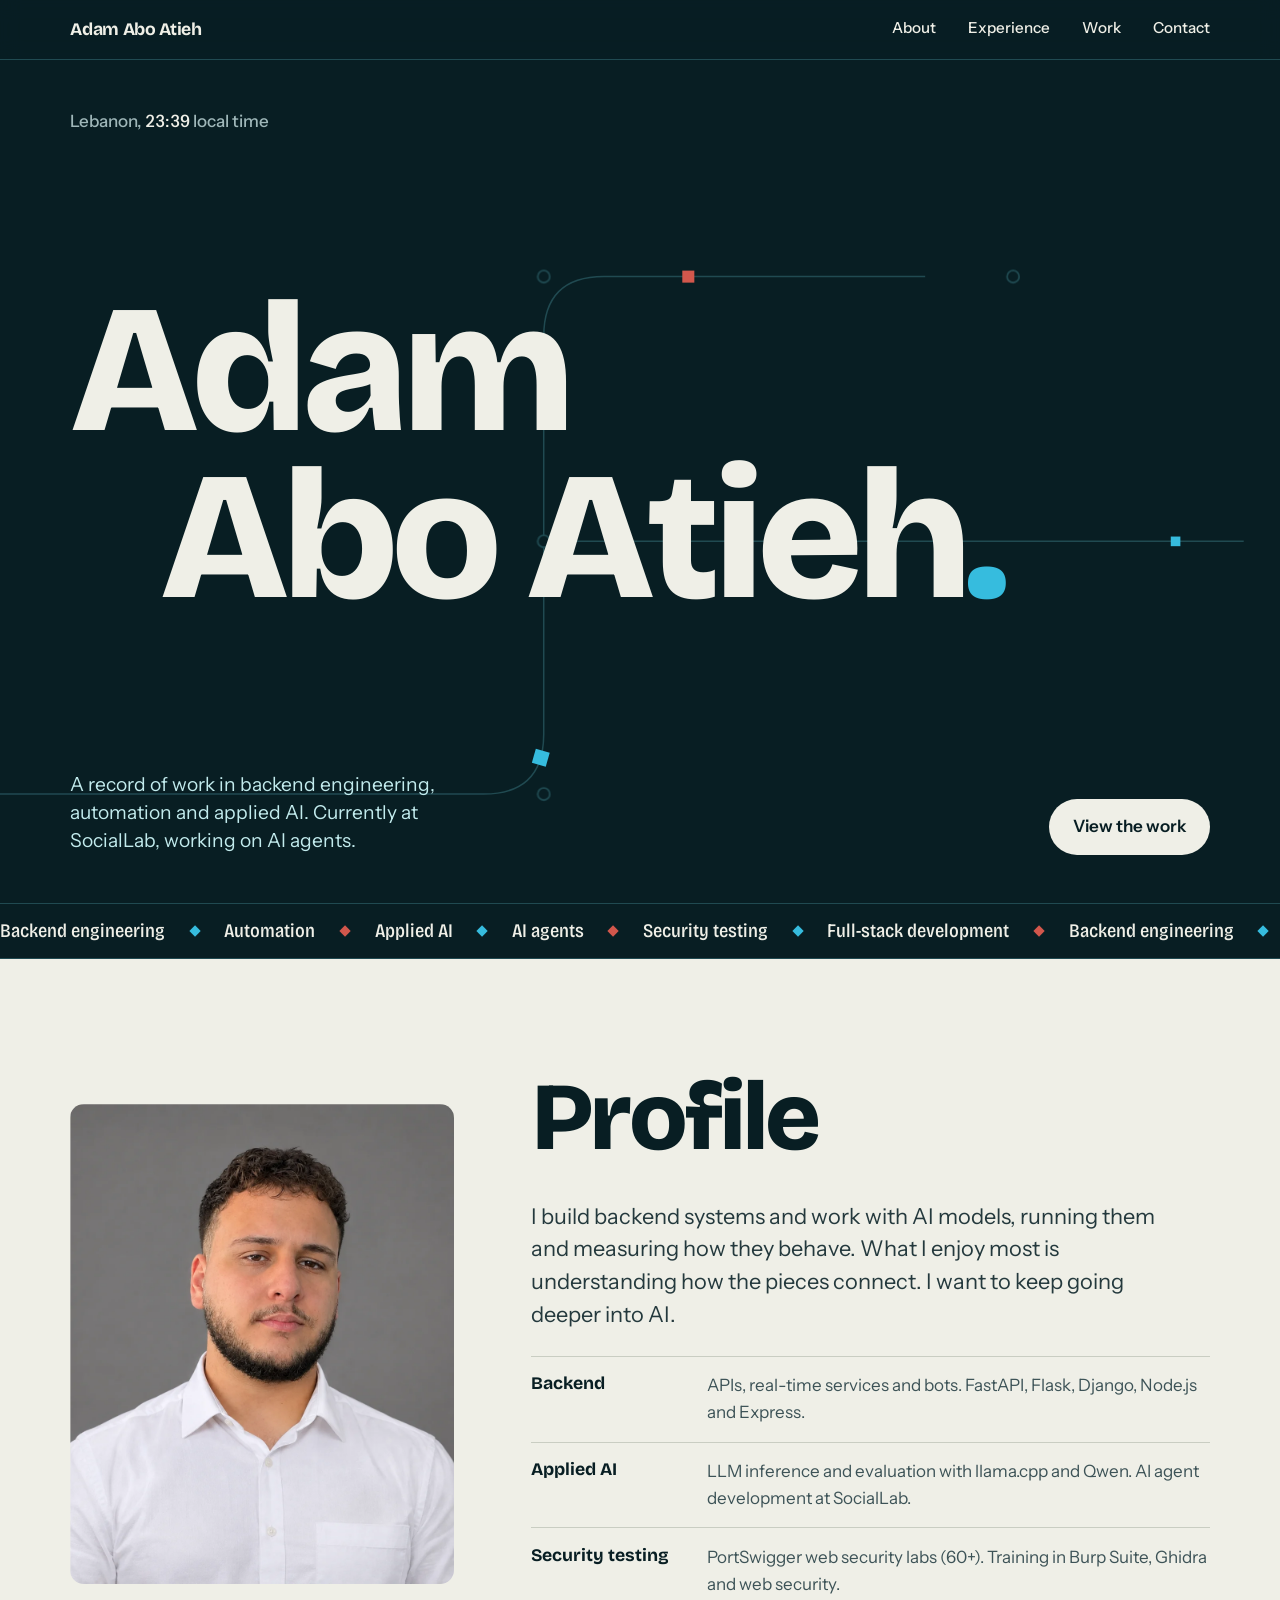
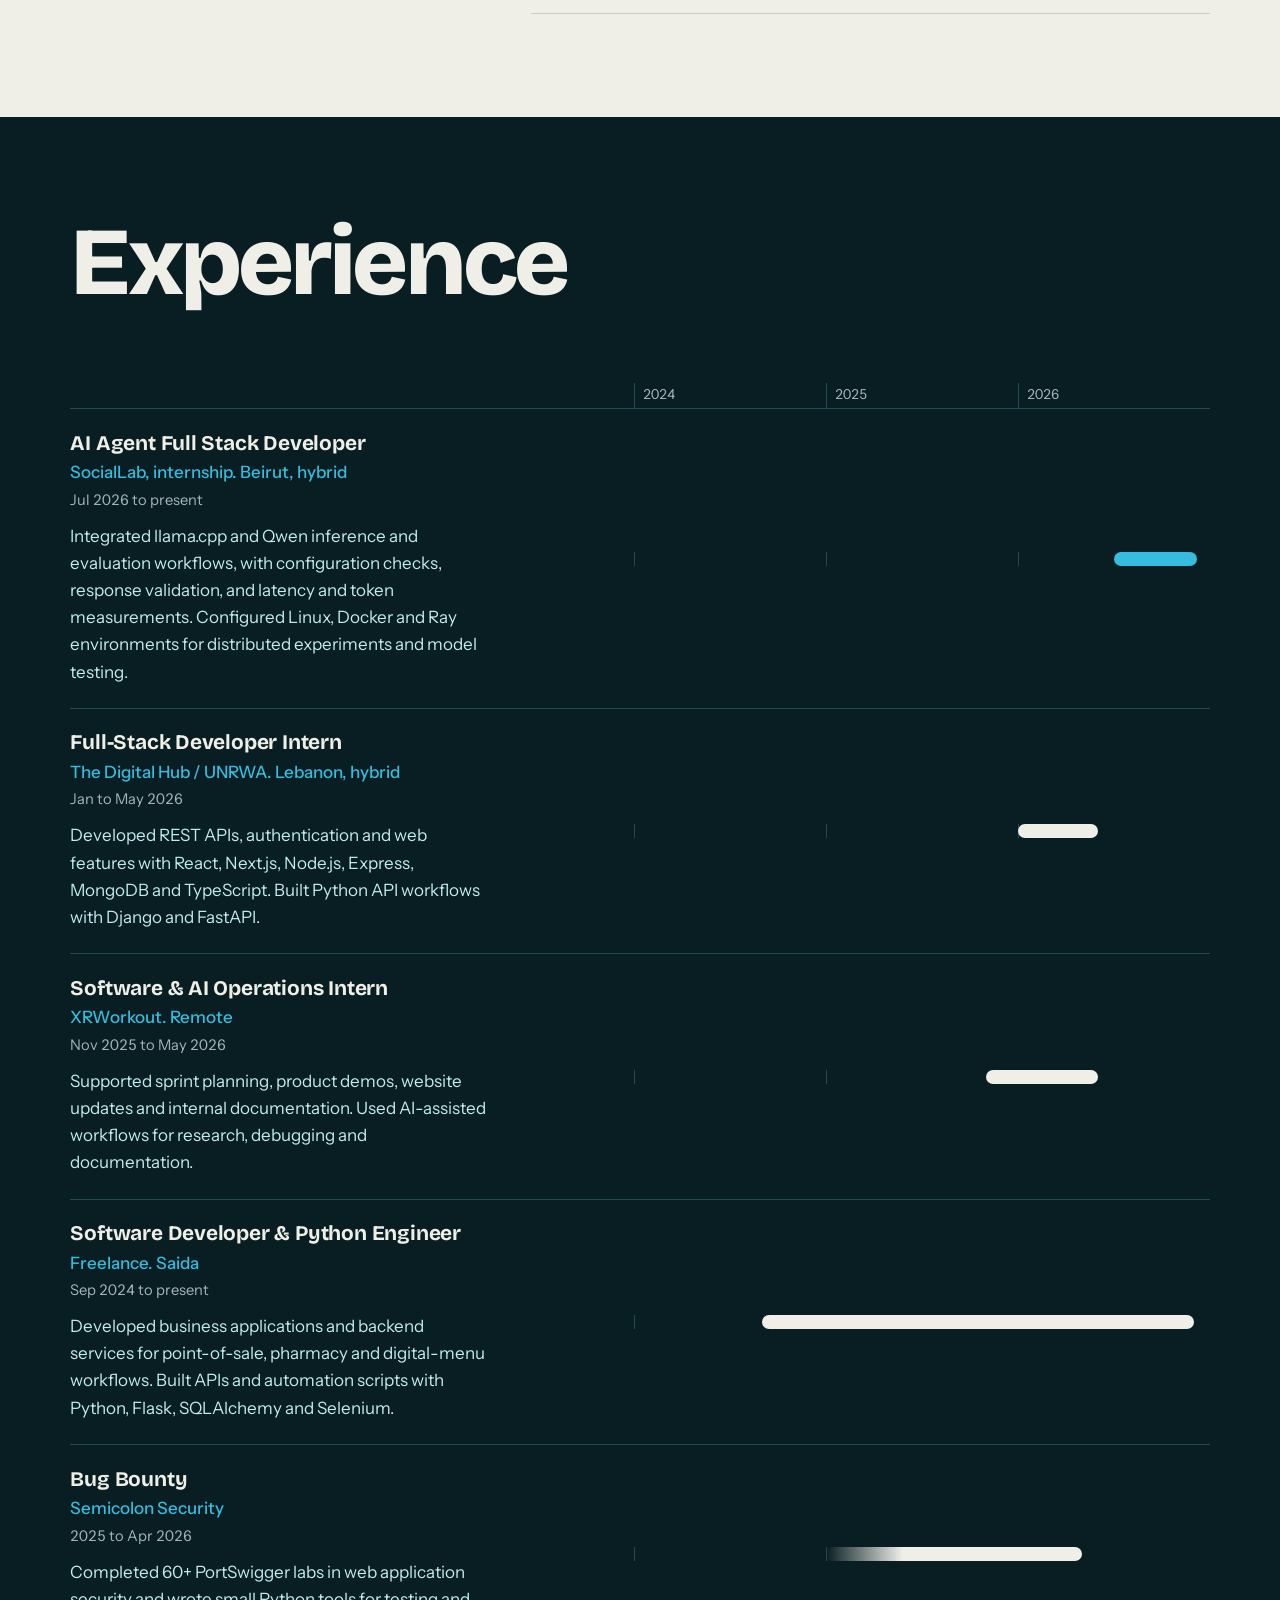
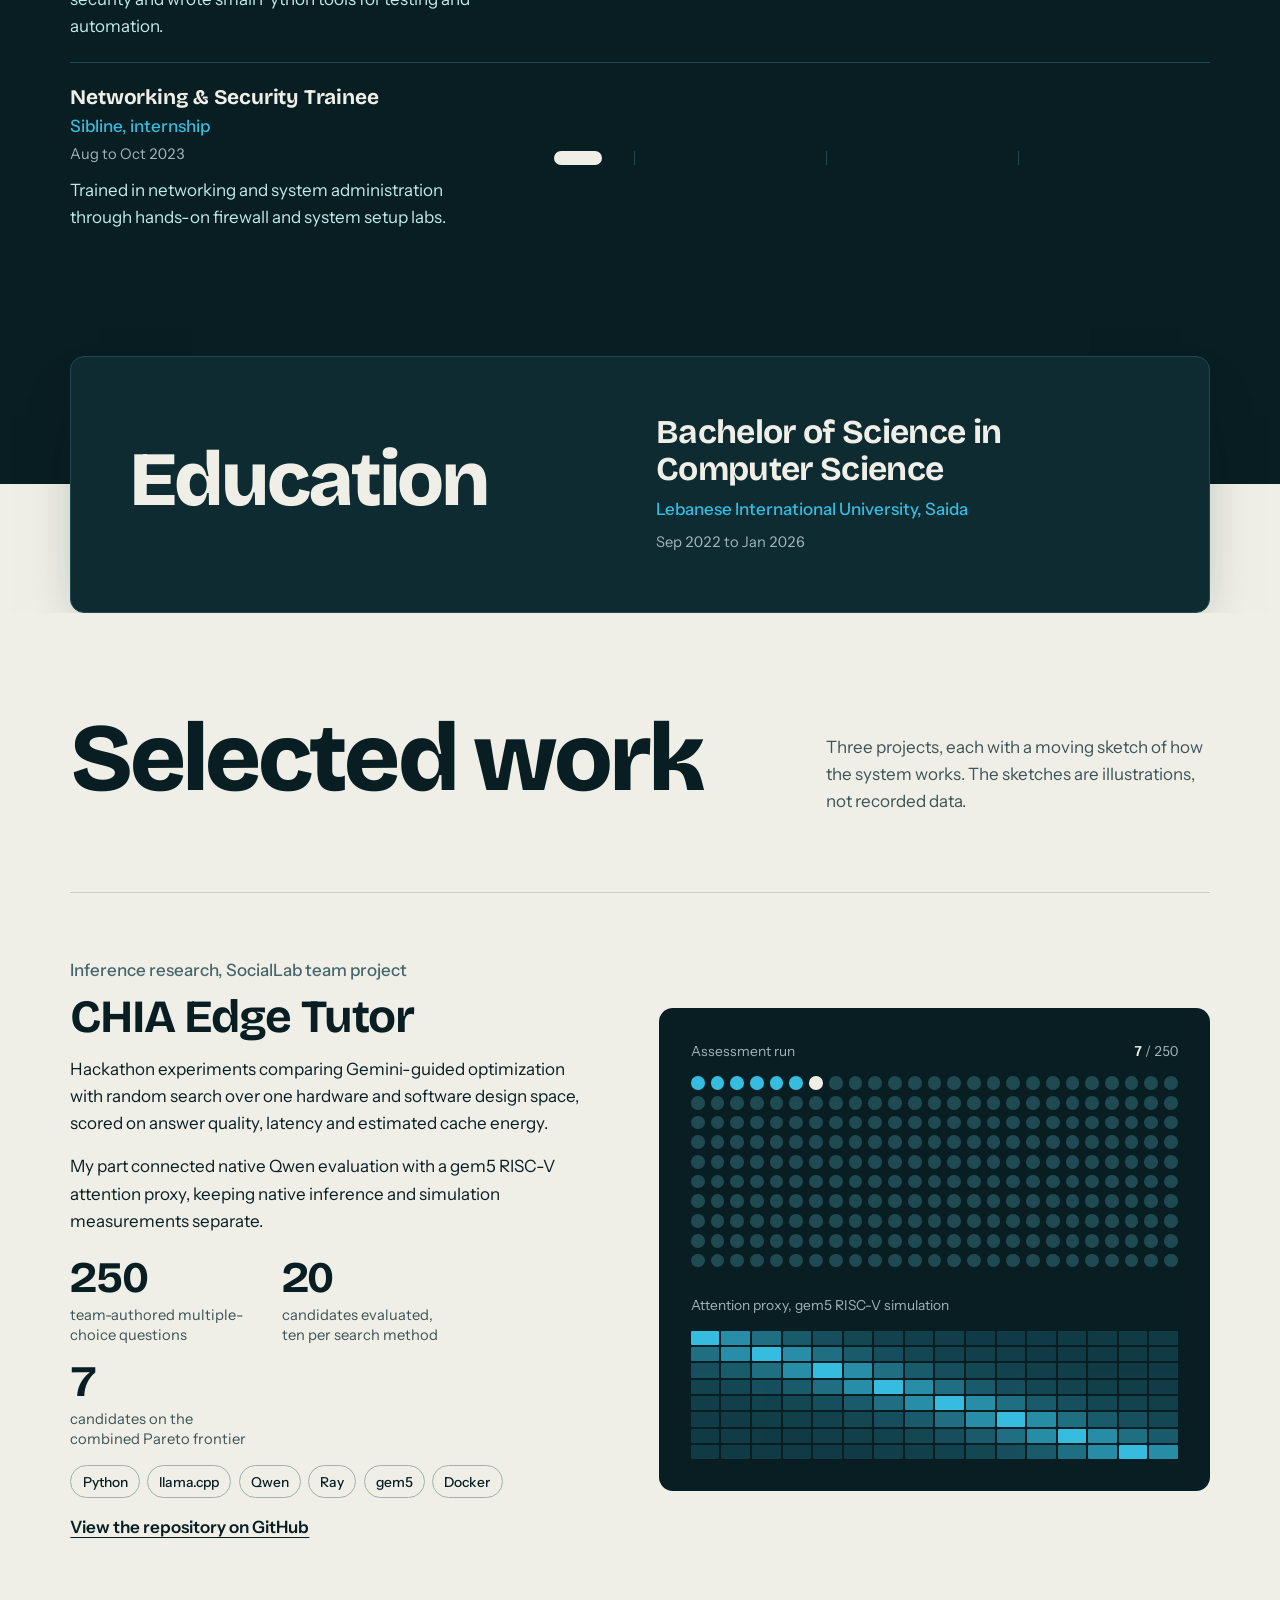
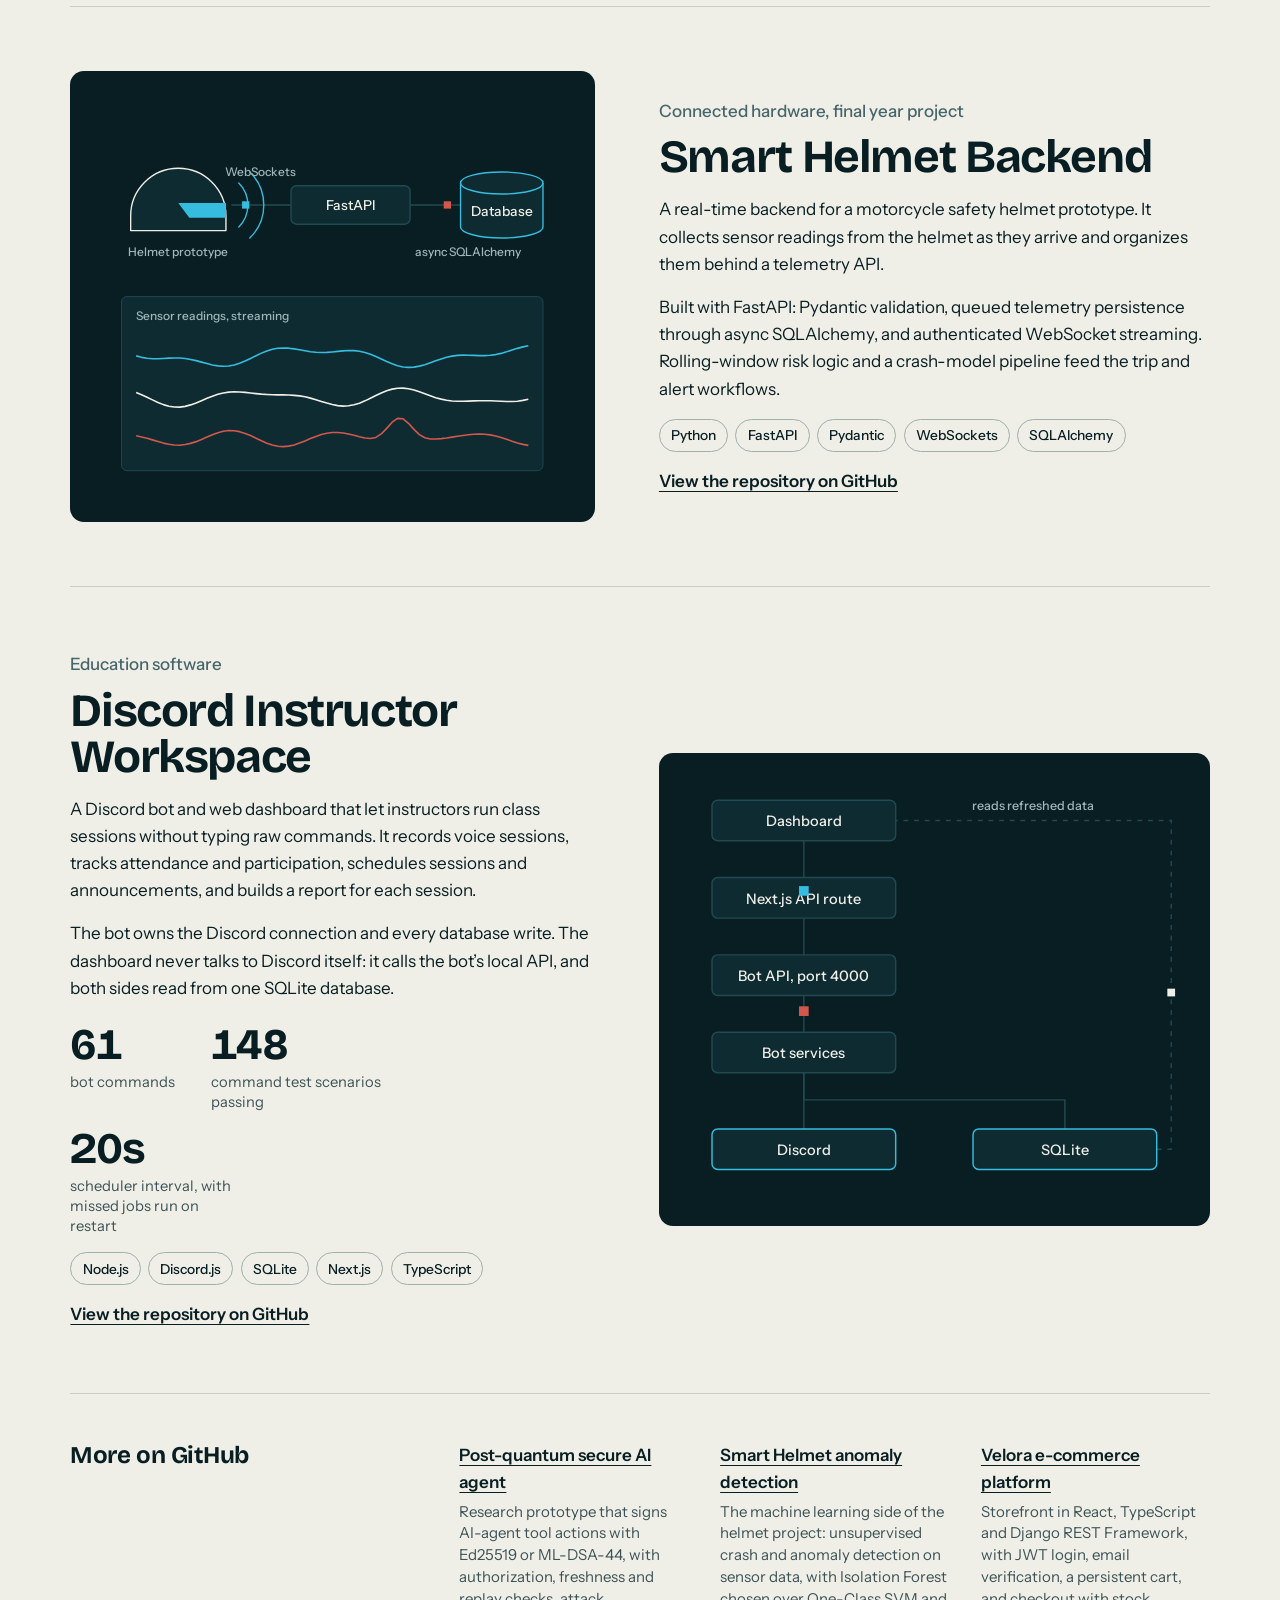
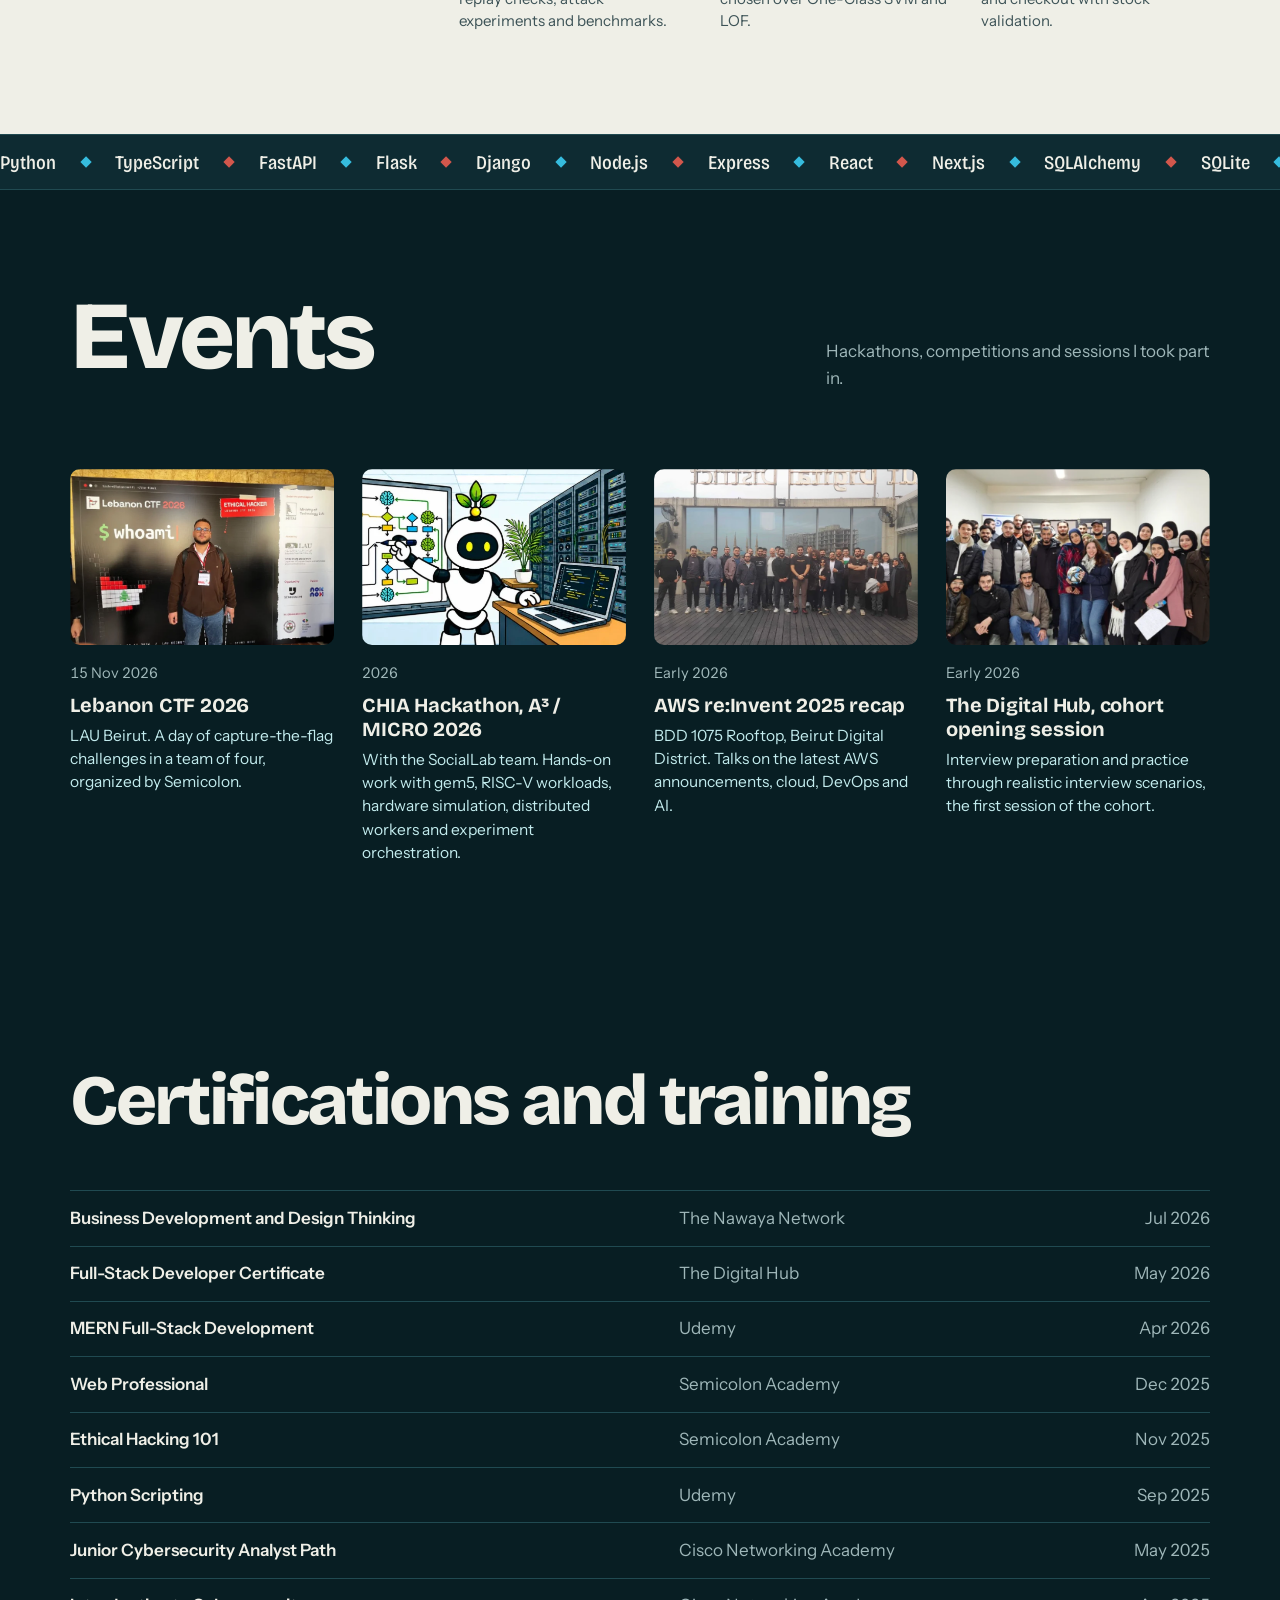
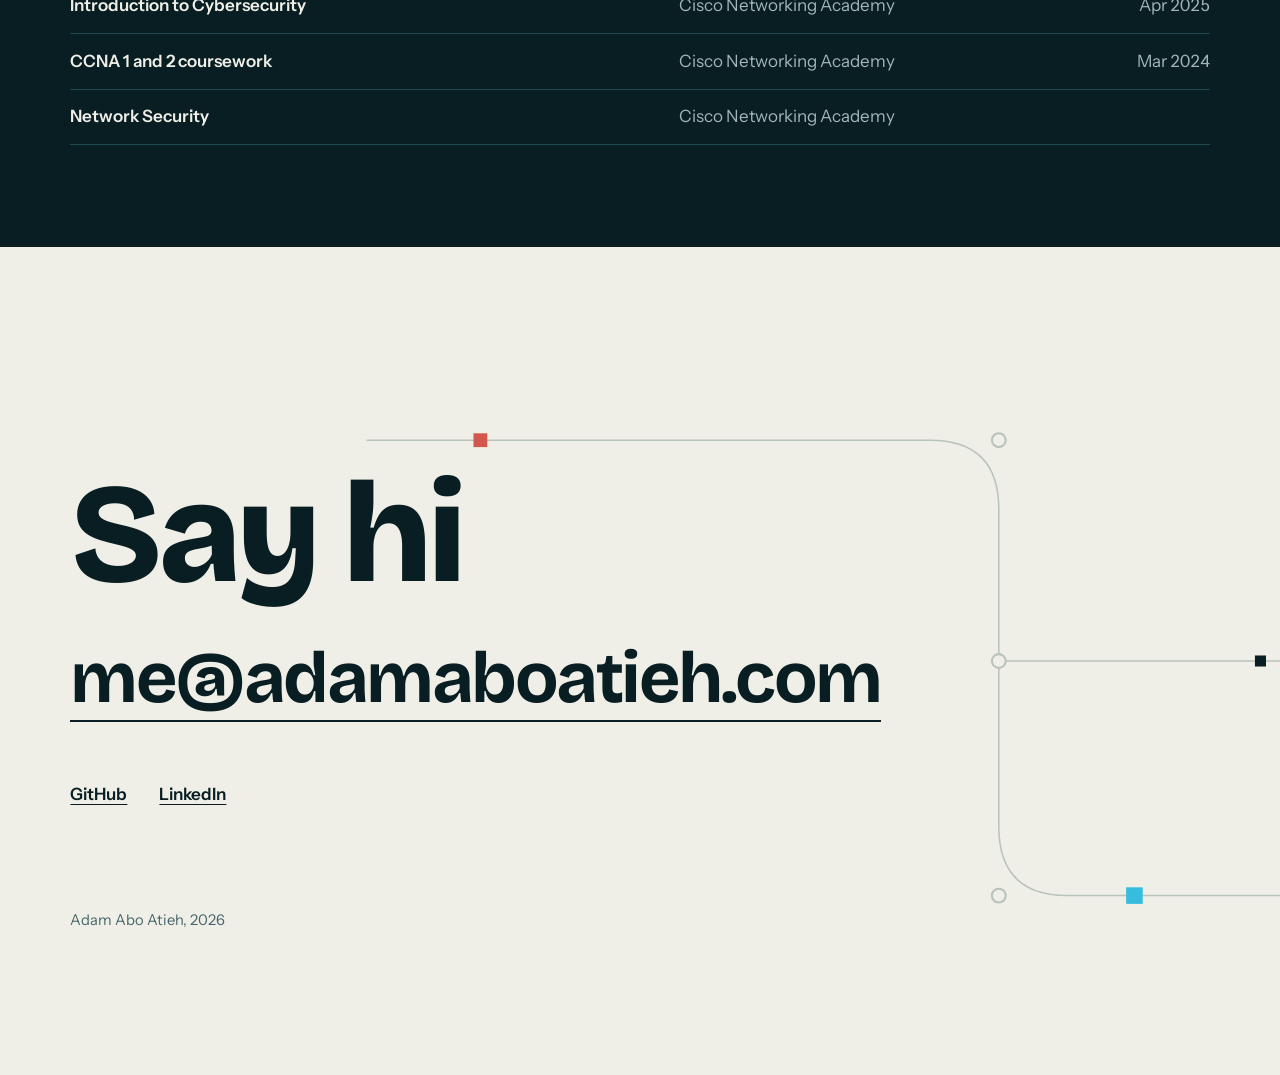
<file: index.html>
<!doctype html>
<html lang="en">
<head>
<meta charset="utf-8">
<meta name="viewport" content="width=device-width,initial-scale=1">
<title>Adam Abo Atieh | Backend engineering and applied AI</title>
<meta name="description" content="Portfolio of Adam Abo Atieh, based in Lebanon: backend systems, automation and applied AI. Projects include CHIA Edge Tutor, a Smart Helmet backend and a Discord instructor workspace.">
<meta name="author" content="Adam Abo Atieh">
<meta name="robots" content="index,follow,max-image-preview:large">
<link rel="canonical" href="https://adamaboatieh.com/">
<meta http-equiv="Content-Security-Policy" content="default-src 'none'; script-src 'self' 'sha256-Du+OJKJSbdUgz5nrHeWWINvez6XKDDU/tyj/5c2uvwo='; style-src 'self' 'unsafe-inline'; img-src 'self' data:; font-src 'self'; connect-src 'self'; manifest-src 'self'; base-uri 'self'; form-action 'none'">
<meta name="referrer" content="strict-origin-when-cross-origin">
<meta name="theme-color" content="#081E23">

<meta property="og:type" content="website">
<meta property="og:site_name" content="Adam Abo Atieh">
<meta property="og:title" content="Adam Abo Atieh | Backend engineering and applied AI">
<meta property="og:description" content="Backend systems, automation and applied AI. Projects, experience and events.">
<meta property="og:url" content="https://adamaboatieh.com/">
<meta property="og:image" content="https://adamaboatieh.com/assets/og.jpg">
<meta property="og:image:width" content="1200">
<meta property="og:image:height" content="630">
<meta property="og:image:alt" content="Adam Abo Atieh, portfolio">
<meta property="og:locale" content="en_US">
<meta name="twitter:card" content="summary_large_image">
<meta name="twitter:title" content="Adam Abo Atieh | Backend engineering and applied AI">
<meta name="twitter:description" content="Backend systems, automation and applied AI. Projects, experience and events.">
<meta name="twitter:image" content="https://adamaboatieh.com/assets/og.jpg">

<link rel="icon" href="favicon.ico" sizes="48x48">
<link rel="icon" href="favicon-32.png" sizes="32x32" type="image/png">
<link rel="icon" href="favicon-192.png" sizes="192x192" type="image/png">
<link rel="apple-touch-icon" href="apple-touch-icon.png">
<link rel="manifest" href="site.webmanifest">
<link rel="stylesheet" href="styles.css">
<script>document.documentElement.classList.add('js')</script>
<script type="application/ld+json">
{
  "@context": "https://schema.org",
  "@graph": [
    { "@type": "WebSite", "@id": "https://adamaboatieh.com/#website", "url": "https://adamaboatieh.com/", "name": "Adam Abo Atieh", "inLanguage": "en" },
    {
      "@type": "Person",
      "@id": "https://adamaboatieh.com/#person",
      "name": "Adam Abo Atieh",
      "url": "https://adamaboatieh.com/",
      "image": "https://adamaboatieh.com/assets/portrait.webp",
      "email": "mailto:me@adamaboatieh.com",
      "description": "Builds backend systems and works with AI models. Based in Lebanon.",
      "address": { "@type": "PostalAddress", "addressCountry": "LB" },
      "alumniOf": { "@type": "CollegeOrUniversity", "name": "Lebanese International University" },
      "worksFor": { "@type": "Organization", "name": "SocialLab" },
      "knowsAbout": ["Backend development", "Python", "FastAPI", "Applied AI", "LLM evaluation", "AI agents", "Web application security"],
      "sameAs": ["https://github.com/adamaboatieh", "https://www.linkedin.com/in/adam-abo-atieh/"]
    }
  ]
}
</script>
</head>
<body>
<a class="skip" href="#about">Skip to content</a>
<div class="progress" aria-hidden="true"></div>

<header class="site">
  <a class="mark" href="#top">Adam Abo Atieh</a>
  <nav aria-label="Sections">
    <a href="#about">About</a>
    <a href="#experience">Experience</a>
    <a href="#work">Work</a>
    <a href="#contact">Contact</a>
  </nav>
</header>

<main id="top">

<section class="hero">
  <svg class="hero-track" viewBox="0 0 1200 700" preserveAspectRatio="xMidYMid slice" aria-hidden="true">
    <path id="route" class="route" pathLength="1" d="M-20 610 H470 Q520 610 520 560 V230 Q520 180 570 180 H860 Q910 180 910 130 V-20"/>
    <path class="route route-b" pathLength="1" d="M520 400 H1220"/>
    <g class="stops"><circle cx="520" cy="610" r="5"/><circle cx="520" cy="400" r="5"/><circle cx="520" cy="180" r="5"/><circle cx="910" cy="180" r="5"/></g>
    <g class="packets">
      <rect class="pk pk-a" x="-6" y="-6" width="12" height="12"><animateMotion dur="9s" repeatCount="indefinite" rotate="auto" begin="-1.4s"><mpath href="#route"/></animateMotion></rect>
      <rect class="pk pk-b" x="-5" y="-5" width="10" height="10"><animateMotion dur="9s" repeatCount="indefinite" rotate="auto" begin="-4.4s"><mpath href="#route"/></animateMotion></rect>
      <rect class="pk pk-a" x="-4" y="-4" width="8" height="8"><animateMotion dur="6s" repeatCount="indefinite" begin="-2.6s" path="M520 400 H1220"/></rect>
    </g>
  </svg>

  <p class="hero-where">Lebanon<span class="clock" hidden>, <time></time> local time</span></p>
  <h1 class="name" aria-label="Adam Abo Atieh">
    <span class="line" aria-hidden="true">Adam</span>
    <span class="line" aria-hidden="true">Abo Atieh.</span>
  </h1>
  <div class="hero-foot">
    <p>A record of work in backend engineering, automation and applied AI. Currently at SocialLab, working on AI agents.</p>
    <a class="btn" href="#work">View the work</a>
  </div>
</section>

<div class="ticker rev" role="img" aria-label="Areas of work: backend engineering, automation, applied AI, AI agents, security testing, full-stack development">
  <div class="ticker-run" aria-hidden="true">
    <span>Backend engineering</span><span>Automation</span><span>Applied AI</span><span>AI agents</span><span>Security testing</span><span>Full-stack development</span>
  </div>
</div>

<section id="about" class="about">
  <div class="portrait"><img src="assets/portrait.webp" alt="Adam Abo Atieh" width="960" height="1200" decoding="async"></div>
  <div class="about-text">
    <h2 class="reveal-line"><span>Profile</span></h2>
    <p class="lede">I build backend systems and work with AI models, running them and measuring how they behave. What I enjoy most is understanding how the pieces connect. I want to keep going deeper into AI.</p>
    <dl class="focus">
      <div><dt>Backend</dt><dd>APIs, real-time services and bots. FastAPI, Flask, Django, Node.js and Express.</dd></div>
      <div><dt>Applied AI</dt><dd>LLM inference and evaluation with llama.cpp and Qwen. AI agent development at SocialLab.</dd></div>
      <div><dt>Security testing</dt><dd>PortSwigger web security labs (60+). Training in Burp Suite, Ghidra and web security.</dd></div>
    </dl>
  </div>
</section>

<section id="experience" class="experience">
  <h2 class="reveal-line"><span>Experience</span></h2>
  <div class="gantt" style="--total:42">
    <div class="axis" aria-hidden="true"><span style="--at:6">2024</span><span style="--at:18">2025</span><span style="--at:30">2026</span></div>
    <ol>
      <li>
        <div class="role"><h3>AI Agent Full Stack Developer</h3><p class="org">SocialLab, internship. Beirut, hybrid</p><p class="when">Jul 2026 to present</p><p>Integrated llama.cpp and Qwen inference and evaluation workflows, with configuration checks, response validation, and latency and token measurements. Configured Linux, Docker and Ray environments for distributed experiments and model testing.</p></div>
        <div class="lane" aria-hidden="true"><i class="bar live" style="--s:36;--e:41"></i></div>
      </li>
      <li>
        <div class="role"><h3>Full-Stack Developer Intern</h3><p class="org">The Digital Hub / UNRWA. Lebanon, hybrid</p><p class="when">Jan to May 2026</p><p>Developed REST APIs, authentication and web features with React, Next.js, Node.js, Express, MongoDB and TypeScript. Built Python API workflows with Django and FastAPI.</p></div>
        <div class="lane" aria-hidden="true"><i class="bar" style="--s:30;--e:35"></i></div>
      </li>
      <li>
        <div class="role"><h3>Software &amp; AI Operations Intern</h3><p class="org">XRWorkout. Remote</p><p class="when">Nov 2025 to May 2026</p><p>Supported sprint planning, product demos, website updates and internal documentation. Used AI-assisted workflows for research, debugging and documentation.</p></div>
        <div class="lane" aria-hidden="true"><i class="bar" style="--s:28;--e:35"></i></div>
      </li>
      <li>
        <div class="role"><h3>Software Developer &amp; Python Engineer</h3><p class="org">Freelance. Saida</p><p class="when">Sep 2024 to present</p><p>Developed business applications and backend services for point-of-sale, pharmacy and digital-menu workflows. Built APIs and automation scripts with Python, Flask, SQLAlchemy and Selenium.</p></div>
        <div class="lane" aria-hidden="true"><i class="bar" style="--s:14;--e:41"></i></div>
      </li>
      <li>
        <div class="role"><h3>Bug Bounty</h3><p class="org">Semicolon Security</p><p class="when">2025 to Apr 2026</p><p>Completed 60+ PortSwigger labs in web application security and wrote small Python tools for testing and automation.</p></div>
        <div class="lane" aria-hidden="true"><i class="bar soft" style="--s:18;--e:34"></i></div>
      </li>
      <li>
        <div class="role"><h3>Networking &amp; Security Trainee</h3><p class="org">Sibline, internship</p><p class="when">Aug to Oct 2023</p><p>Trained in networking and system administration through hands-on firewall and system setup labs.</p></div>
        <div class="lane" aria-hidden="true"><i class="bar" style="--s:1;--e:4"></i></div>
      </li>
    </ol>
  </div>
</section>

<section id="education" class="edu">
  <div class="edu-card">
    <h2 class="reveal-line"><span>Education</span></h2>
    <div class="edu-item">
      <h3>Bachelor of Science in Computer Science</h3>
      <p class="org">Lebanese International University, Saida</p>
      <p class="when">Sep 2022 to Jan 2026</p>
    </div>
  </div>
</section>

<section id="work" class="work">
  <div class="sec-head">
    <h2 class="reveal-line"><span>Selected work</span></h2>
    <p>Three projects, each with a moving sketch of how the system works. The sketches are illustrations, not recorded data.</p>
  </div>

  <article class="case">
    <div class="case-text">
      <p class="kind">Inference research, SocialLab team project</p>
      <h3>CHIA Edge Tutor</h3>
      <p>Hackathon experiments comparing Gemini-guided optimization with random search over one hardware and software design space, scored on answer quality, latency and estimated cache energy.</p>
      <p>My part connected native Qwen evaluation with a gem5 RISC-V attention proxy, keeping native inference and simulation measurements separate.</p>
      <dl class="facts">
        <div><dt><span data-count="250">250</span></dt><dd>team-authored multiple-choice questions</dd></div>
        <div><dt><span data-count="20">20</span></dt><dd>candidates evaluated, ten per search method</dd></div>
        <div><dt><span data-count="7">7</span></dt><dd>candidates on the combined Pareto frontier</dd></div>
      </dl>
      <ul class="stack"><li>Python</li><li>llama.cpp</li><li>Qwen</li><li>Ray</li><li>gem5</li><li>Docker</li></ul>
      <a class="link" href="https://github.com/SocialLab-AI/CHIA-Project">View the repository on GitHub</a>
    </div>
    <figure class="viz viz-chia" data-viz="chia" role="img" aria-label="A grid of 250 dots fills in one by one, standing for the 250 assessment questions, beside a shimmering grid standing for an attention workload.">
      <div class="chia-top"><span>Assessment run</span><span class="chia-count"><b>250</b> / 250</span></div>
      <div class="dots"></div>
      <div class="chia-top"><span>Attention proxy, gem5 RISC-V simulation</span></div>
      <div class="attn"></div>
    </figure>
  </article>

  <article class="case flip">
    <div class="case-text">
      <p class="kind">Connected hardware, final year project</p>
      <h3>Smart Helmet Backend</h3>
      <p>A real-time backend for a motorcycle safety helmet prototype. It collects sensor readings from the helmet as they arrive and organizes them behind a telemetry API.</p>
      <p>Built with FastAPI: Pydantic validation, queued telemetry persistence through async SQLAlchemy, and authenticated WebSocket streaming. Rolling-window risk logic and a crash-model pipeline feed the trip and alert workflows.</p>
      <ul class="stack"><li>Python</li><li>FastAPI</li><li>Pydantic</li><li>WebSockets</li><li>SQLAlchemy</li></ul>
      <a class="link" href="https://github.com/adamaboatieh/smart_helmet_backend">View the repository on GitHub</a>
    </div>
    <figure class="viz" data-viz="wave">
      <svg viewBox="0 0 520 440" role="img" aria-label="A helmet sends sensor readings over WebSockets to a FastAPI service, which stores them through async SQLAlchemy.">
        <path id="h-a" class="wire" d="M150 120 H215"/>
        <path id="h-b" class="wire" d="M345 120 H400"/>
        <g class="helmet">
          <path d="M40 132 a52 52 0 0 1 104 0 v16 h-104 z"/>
          <path class="visor" d="M92 118 h52 v16 h-40 z"/>
          <path class="ping" d="M158 96 a34 34 0 0 1 0 48"/>
          <path class="ping p2" d="M170 84 a50 50 0 0 1 0 72"/>
        </g>
        <text class="note" x="92" y="176">Helmet prototype</text>
        <g class="node"><rect x="215" y="99" width="130" height="42" rx="6"/><text x="280" y="126">FastAPI</text></g>
        <g class="node hot"><path d="M400 96 a45 12 0 0 1 90 0 v48 a45 12 0 0 1 -90 0 z"/><path class="lid" d="M400 96 a45 12 0 0 0 90 0"/><text x="445" y="132">Database</text></g>
        <text class="note" x="182" y="88">WebSockets</text>
        <text class="note" x="408" y="176">async SQLAlchemy</text>
        <rect class="pk pk-a" x="-4" y="-4" width="8" height="8"><animateMotion dur="1.6s" repeatCount="indefinite"><mpath href="#h-a"/></animateMotion></rect>
        <rect class="pk pk-b" x="-4" y="-4" width="8" height="8"><animateMotion dur="1.6s" repeatCount="indefinite" begin="-.8s"><mpath href="#h-b"/></animateMotion></rect>
        <g class="scope">
          <rect x="30" y="220" width="460" height="190" rx="6"/>
          <text class="note left" x="46" y="246">Sensor readings, streaming</text>
          <polyline class="trace t1" points=""/>
          <polyline class="trace t2" points=""/>
          <polyline class="trace t3" points=""/>
        </g>
      </svg>
    </figure>
  </article>

  <article class="case">
    <div class="case-text">
      <p class="kind">Education software</p>
      <h3>Discord Instructor Workspace</h3>
      <p>A Discord bot and web dashboard that let instructors run class sessions without typing raw commands. It records voice sessions, tracks attendance and participation, schedules sessions and announcements, and builds a report for each session.</p>
      <p>The bot owns the Discord connection and every database write. The dashboard never talks to Discord itself: it calls the bot’s local API, and both sides read from one SQLite database.</p>
      <dl class="facts">
        <div><dt><span data-count="61">61</span></dt><dd>bot commands</dd></div>
        <div><dt><span data-count="148">148</span></dt><dd>command test scenarios passing</dd></div>
        <div><dt><span data-count="20">20</span>s</dt><dd>scheduler interval, with missed jobs run on restart</dd></div>
      </dl>
      <ul class="stack"><li>Node.js</li><li>Discord.js</li><li>SQLite</li><li>Next.js</li><li>TypeScript</li></ul>
      <a class="link" href="https://github.com/adamaboatieh/Discord-Activity-Intelligence-Bot">View the repository on GitHub</a>
    </div>
    <figure class="viz" data-viz>
      <svg viewBox="0 0 520 440" role="img" aria-label="Request flow: dashboard to Next.js API route to bot API to bot services, which write to Discord and SQLite. The dashboard reads refreshed data from SQLite.">
        <path id="f-db" class="wire" d="M125 66 V334 H395 V364"/>
        <path id="f-dc" class="wire" d="M125 306 V364"/>
        <path id="f-back" class="wire dashed" d="M490 385 H505 V45 H220"/>
        <g class="node"><rect x="30" y="24" width="190" height="42" rx="6"/><text x="125" y="51">Dashboard</text></g>
        <g class="node"><rect x="30" y="104" width="190" height="42" rx="6"/><text x="125" y="131">Next.js API route</text></g>
        <g class="node"><rect x="30" y="184" width="190" height="42" rx="6"/><text x="125" y="211">Bot API, port 4000</text></g>
        <g class="node"><rect x="30" y="264" width="190" height="42" rx="6"/><text x="125" y="291">Bot services</text></g>
        <g class="node hot"><rect x="30" y="364" width="190" height="42" rx="6"/><text x="125" y="391">Discord</text></g>
        <g class="node hot"><rect x="300" y="364" width="190" height="42" rx="6"/><text x="395" y="391">SQLite</text></g>
        <text class="note" x="362" y="34">reads refreshed data</text>
        <rect class="pk pk-a" x="-5" y="-5" width="10" height="10"><animateMotion dur="4.2s" repeatCount="indefinite"><mpath href="#f-db"/></animateMotion></rect>
        <rect class="pk pk-b" x="-5" y="-5" width="10" height="10"><animateMotion dur="4.2s" repeatCount="indefinite" begin="-2.1s" path="M125 66 V364"/></rect>
        <rect class="pk pk-c" x="-4" y="-4" width="8" height="8"><animateMotion dur="5s" repeatCount="indefinite" begin="-1s"><mpath href="#f-back"/></animateMotion></rect>
      </svg>
    </figure>
  </article>

  <div class="more">
    <h3>More on GitHub</h3>
    <ul>
      <li><a href="https://github.com/adamaboatieh/Post-Quantum-Secure-AI-Agent">Post-quantum secure AI agent</a><span>Research prototype that signs AI-agent tool actions with Ed25519 or ML-DSA-44, with authorization, freshness and replay checks, attack experiments and benchmarks.</span></li>
      <li><a href="https://github.com/adamaboatieh/Machine-Learning-Project">Smart Helmet anomaly detection</a><span>The machine learning side of the helmet project: unsupervised crash and anomaly detection on sensor data, with Isolation Forest chosen over One-Class SVM and LOF.</span></li>
      <li><a href="https://github.com/adamaboatieh/Ecommerce-Django-Website">Velora e-commerce platform</a><span>Storefront in React, TypeScript and Django REST Framework, with JWT login, email verification, a persistent cart, and checkout with stock validation.</span></li>
    </ul>
  </div>
</section>





<div class="ticker" role="img" aria-label="Tools I work with: Python, TypeScript, FastAPI, Flask, Django, Node.js, Express, React, Next.js, SQLAlchemy, SQLite, MongoDB, MySQL, Docker, Linux, llama.cpp, Ray, gem5, Selenium, Discord.js">
  <div class="ticker-run" aria-hidden="true">
    <span>Python</span><span>TypeScript</span><span>FastAPI</span><span>Flask</span><span>Django</span><span>Node.js</span><span>Express</span><span>React</span><span>Next.js</span><span>SQLAlchemy</span><span>SQLite</span><span>MongoDB</span><span>MySQL</span><span>Docker</span><span>Linux</span><span>llama.cpp</span><span>Ray</span><span>gem5</span><span>Selenium</span><span>Discord.js</span>
  </div>
</div>

<section id="events" class="events">
  <div class="sec-head">
    <h2 class="reveal-line"><span>Events</span></h2>
    <p>Hackathons, competitions and sessions I took part in.</p>
  </div>
  <ul class="ev-grid">
    <li>
      <div class="ev-img"><img src="assets/events/lebanon-ctf.webp" alt="At the Lebanon CTF 2026 banner, LAU Beirut" width="714" height="457" loading="lazy" decoding="async"></div>
      <p class="when">15 Nov 2026</p>
      <h3>Lebanon CTF 2026</h3>
      <p>LAU Beirut. A day of capture-the-flag challenges in a team of four, organized by Semicolon.</p>
    </li>
    <li>
      <div class="ev-img"><img src="assets/events/chia-hackathon.webp" alt="Illustration from my post about the CHIA Hackathon" width="814" height="344" loading="lazy" decoding="async"></div>
      <p class="when">2026</p>
      <h3>CHIA Hackathon, A³ / MICRO 2026</h3>
      <p>With the SocialLab team. Hands-on work with gem5, RISC-V workloads, hardware simulation, distributed workers and experiment orchestration.</p>
    </li>
    <li>
      <div class="ev-img"><img src="assets/events/aws-recap.webp" alt="Group photo at the AWS re:Invent 2025 recap, Beirut Digital District" width="714" height="455" loading="lazy" decoding="async"></div>
      <p class="when">Early 2026</p>
      <h3>AWS re:Invent 2025 recap</h3>
      <p>BDD 1075 Rooftop, Beirut Digital District. Talks on the latest AWS announcements, cloud, DevOps and AI.</p>
    </li>
    <li>
      <div class="ev-img"><img src="assets/events/digital-hub.webp" alt="Group photo from the first session of The Digital Hub cohort" width="710" height="609" loading="lazy" decoding="async"></div>
      <p class="when">Early 2026</p>
      <h3>The Digital Hub, cohort opening session</h3>
      <p>Interview preparation and practice through realistic interview scenarios, the first session of the cohort.</p>
    </li>
  </ul>
</section>

<section class="certs">
  <h2 class="reveal-line"><span>Certifications and training</span></h2>
  <ul>
    <li><span>Business Development and Design Thinking</span><span>The Nawaya Network</span><time>Jul 2026</time></li>
    <li><span>Full-Stack Developer Certificate</span><span>The Digital Hub</span><time>May 2026</time></li>
    <li><span>MERN Full-Stack Development</span><span>Udemy</span><time>Apr 2026</time></li>
    <li><span>Web Professional</span><span>Semicolon Academy</span><time>Dec 2025</time></li>
    <li><span>Ethical Hacking 101</span><span>Semicolon Academy</span><time>Nov 2025</time></li>
    <li><span>Python Scripting</span><span>Udemy</span><time>Sep 2025</time></li>
    <li><span>Junior Cybersecurity Analyst Path</span><span>Cisco Networking Academy</span><time>May 2025</time></li>
    <li><span>Introduction to Cybersecurity</span><span>Cisco Networking Academy</span><time>Apr 2025</time></li>
    <li><span>CCNA 1 and 2 coursework</span><span>Cisco Networking Academy</span><time>Mar 2024</time></li>
    <li><span>Network Security</span><span>Cisco Networking Academy</span><span></span></li>
  </ul>
</section>

</main>

<footer id="contact" class="contact">
  <svg class="end-track" viewBox="0 0 1200 600" preserveAspectRatio="xMidYMid slice" aria-hidden="true">
    <path id="end-route" class="end-route" pathLength="1" d="M1220 470 H910 Q860 470 860 420 V190 Q860 140 810 140 H-20"/>
    <path class="end-route end-b" pathLength="1" d="M860 300 H1220"/>
    <g class="end-stops"><circle cx="860" cy="470" r="5"/><circle cx="860" cy="300" r="5"/><circle cx="860" cy="140" r="5"/></g>
    <g class="end-packets">
      <rect class="pk pk-a" x="-6" y="-6" width="12" height="12"><animateMotion dur="8s" repeatCount="indefinite" begin="-1s"><mpath href="#end-route"/></animateMotion></rect>
      <rect class="pk pk-b" x="-5" y="-5" width="10" height="10"><animateMotion dur="8s" repeatCount="indefinite" begin="-5s"><mpath href="#end-route"/></animateMotion></rect>
      <rect class="pk pk-c" x="-4" y="-4" width="8" height="8"><animateMotion dur="5s" repeatCount="indefinite" begin="-2s" path="M1220 300 H860"/></rect>
    </g>
  </svg>
  <h2 class="reveal-line"><span>Say hi</span></h2>
  <p class="mail-wrap"><a class="mail" href="mailto:me@adamaboatieh.com">me@adamaboatieh.com</a></p>
  <div class="elsewhere">
    <a rel="me" href="https://github.com/adamaboatieh">GitHub</a>
    <a rel="me" href="https://www.linkedin.com/in/adam-abo-atieh/">LinkedIn</a>
  </div>
  <p class="sign">Adam Abo Atieh, 2026</p>
</footer>

<script src="motion.js" defer></script>
</body>
</html>
</file>
<file: styles.css>
@font-face{font-family:"Bricolage";src:url(assets/fonts/bricolage.woff2) format("woff2");font-weight:200 800;font-stretch:75% 100%;font-display:swap}
@font-face{font-family:"Instrument";src:url(assets/fonts/instrument-sans.woff2) format("woff2");font-weight:400 700;font-display:swap}
@property --wd{syntax:"<number>";inherits:true;initial-value:100}
@property --wg{syntax:"<number>";inherits:true;initial-value:800}

:root{
  --ink:#081E23; --deep:#0E2B32; --line:#204A51; --fog:#9FB7B9;
  --paper:#EFEFE7; --mist:#C2EBED; --cyan:#36BCDE; --red:#D2574C;
  --pad:clamp(1.25rem,5.5vw,5.5rem);
  --display:"Bricolage","Arial Narrow",Arial,sans-serif;
  --body:"Instrument","Segoe UI",Arial,sans-serif;
  --ease:cubic-bezier(.2,.8,.2,1);
}
*{box-sizing:border-box}
html{scroll-behavior:smooth;scroll-padding-top:4.5rem}
body{margin:0;background:var(--ink);color:var(--paper);font:400 1.0625rem/1.6 var(--body);-webkit-font-smoothing:antialiased;overflow-x:hidden}
h1,h2,h3,p,ul,ol,dl,dd,figure{margin:0;padding:0}
ul,ol{list-style:none}
a{color:inherit;text-underline-offset:.22em;text-decoration-thickness:1px}
img,svg{display:block;max-width:100%}
:focus-visible{outline:2px solid var(--cyan);outline-offset:4px;border-radius:2px}

.skip{position:fixed;left:1rem;top:-4rem;z-index:30;padding:.6rem 1rem;background:var(--paper);color:var(--ink);font-weight:600;border-radius:6px;transition:top .2s}
.skip:focus{top:1rem}
.progress{position:fixed;inset:0 0 auto 0;height:3px;background:var(--cyan);transform-origin:0 50%;transform:scaleX(0);z-index:20}

/* header */
.site{position:sticky;top:0;z-index:10;display:flex;align-items:center;justify-content:space-between;gap:1rem;padding:1rem var(--pad);background:color-mix(in srgb,var(--ink) 86%,transparent);backdrop-filter:blur(10px);border-bottom:1px solid var(--line)}
.mark{font:700 1.1rem/1 var(--display);letter-spacing:-.02em;text-decoration:none}
.site nav{display:flex;gap:clamp(.9rem,2.5vw,2.2rem);font-weight:500;font-size:.95rem}
.site nav a{text-decoration:none;background:linear-gradient(var(--cyan),var(--cyan)) 0 100%/0 1px no-repeat;padding-bottom:3px;transition:background-size .3s var(--ease)}
.site nav a:hover{background-size:100% 1px}

/* hero */
.hero{position:relative;isolation:isolate;min-height:calc(100svh - 3.6rem);display:flex;flex-direction:column;justify-content:space-between;gap:2rem;padding:clamp(1.5rem,4vw,3rem) var(--pad) clamp(1.5rem,4vw,3rem);overflow:hidden}
.hero-track{position:absolute;inset:0;width:100%;height:100%;z-index:-1}
.route{fill:none;stroke:var(--line);stroke-width:1.5;vector-effect:non-scaling-stroke}
.stops circle{fill:var(--ink);stroke:var(--line);stroke-width:1.5}
.pk{transform-box:fill-box}
.pk-a{fill:var(--cyan)}.pk-b{fill:var(--red)}.pk-c{fill:var(--paper)}
.hero-where{color:var(--fog);font-weight:500}
.clock time{font-variant-numeric:tabular-nums;color:var(--paper)}
.name{font-family:var(--display);font-size:clamp(3.4rem,14.2vw,15rem);line-height:.86;letter-spacing:-.045em;font-variation-settings:"wdth" var(--wd),"wght" var(--wg);font-weight:800;margin-block:auto}
.name .line{display:block;white-space:nowrap;overflow:hidden;padding-block:.06em .1em;margin-block:-.06em -.1em}
.name .line+.line{margin-left:clamp(0rem,7vw,8rem)}
.name .ch{display:inline-block;font-variation-settings:"wdth" var(--wd),"wght" var(--wg);transition:--wg .35s var(--ease)}
.name .dot{color:var(--cyan)}
.hero-foot{display:flex;align-items:end;justify-content:space-between;gap:2rem;flex-wrap:wrap}
.hero-foot p{max-width:27rem;font-size:clamp(1.05rem,1.5vw,1.3rem);line-height:1.45;color:var(--mist)}
.btn{display:inline-block;padding:.9rem 1.5rem;border-radius:999px;background:var(--paper);color:var(--ink);font-weight:600;text-decoration:none;transition:background .25s,transform .25s var(--ease)}
.btn:hover{background:var(--cyan);transform:translateY(-2px)}

/* hero entrance, one orchestrated sequence */
.js .route{stroke-dasharray:1;stroke-dashoffset:1;animation:draw 1.6s .25s var(--ease) forwards}
.js .route-b{animation-delay:1s}
.js .stops circle,.js .hero .packets{opacity:0;animation:fade .5s 1.5s forwards}
.js .name{animation:widen 1.3s .1s var(--ease) both}
.js .name .ch{transform:translateY(112%);animation:up .9s calc(.12s + var(--i)*45ms) var(--ease) forwards}
.js .hero-where,.js .hero-foot{opacity:0;animation:fade .7s 1.1s forwards}
@keyframes draw{to{stroke-dashoffset:0}}
@keyframes fade{to{opacity:1}}
@keyframes up{to{transform:none}}
@keyframes widen{from{--wd:75}to{--wd:100}}

/* ticker */
.ticker{overflow:hidden;border-block:1px solid var(--line);background:var(--deep)}
.ticker-run{display:flex;width:max-content;animation:slide 320s linear infinite}
.ticker span{font:500 clamp(1rem,1.5vw,1.25rem)/1 var(--display);font-stretch:85%;padding:1.1rem 0;white-space:nowrap;display:flex;align-items:center}
.ticker span::after{content:"";width:.42em;height:.42em;background:var(--red);transform:rotate(45deg);margin-inline:1.6rem}
.ticker span:nth-child(odd)::after{background:var(--cyan)}
.ticker.paused .ticker-run{animation-play-state:paused}
@keyframes slide{to{transform:translateX(-50%)}}
.ticker.rev{background:var(--ink)}
.ticker.rev .ticker-run{animation-direction:reverse;animation-duration:200s}

/* shared section type */
h2{font:800 clamp(2.6rem,7.5vw,7.5rem)/.92 var(--display);letter-spacing:-.04em}
.reveal-line{overflow:hidden;padding-bottom:.12em}
.reveal-line span{display:block}
.js .reveal-line span{transform:translateY(105%);transition:transform .9s var(--ease)}
.js .reveal-line.in span{transform:none}

/* work */
.work{background:var(--paper);color:var(--ink);padding:clamp(3.5rem,8vw,8rem) var(--pad)}
.sec-head{display:grid;grid-template-columns:1fr minmax(0,24rem);gap:1.5rem 3rem;align-items:end;margin-bottom:clamp(2.5rem,6vw,5rem)}
.sec-head p{color:#3d5357}
.case{display:grid;grid-template-columns:minmax(0,1fr) minmax(0,1.05fr);gap:clamp(1.5rem,5vw,5rem);align-items:center;padding-block:clamp(2rem,5vw,4.5rem);border-top:1px solid #c9cdc2}
.case.flip .case-text{order:2}
.case-text{display:grid;gap:1rem;max-width:34rem}
.case h3{font:700 clamp(1.9rem,3.6vw,3.3rem)/1 var(--display);letter-spacing:-.03em}
.kind{color:#47666b;font-weight:500;margin-bottom:-.4rem}
.facts{display:flex;flex-wrap:wrap;gap:1rem 2.2rem;margin-top:.4rem}
.facts div{max-width:11rem}
.facts dt{font:700 clamp(2rem,3.4vw,2.9rem)/1 var(--display);font-variant-numeric:tabular-nums;letter-spacing:-.03em}
.facts dd{font-size:.92rem;line-height:1.35;color:#3d5357;margin-top:.3rem}
.stack{display:flex;flex-wrap:wrap;gap:.45rem}
.stack li{font-size:.86rem;font-weight:500;padding:.28rem .7rem;border:1px solid #9fb0ad;border-radius:999px}
.link{font-weight:600;justify-self:start}
.link:hover{color:#0b6f8a}

.viz{background:var(--ink);color:var(--paper);border-radius:14px;padding:clamp(.75rem,2vw,1.5rem);overflow:hidden}
.viz svg{width:100%;height:auto}
.wire{fill:none;stroke:var(--line);stroke-width:1.5}
.wire.dashed{stroke-dasharray:5 6}
.node rect,.node>path{fill:var(--deep);stroke:var(--line);stroke-width:1.5}
.node.hot rect,.node.hot>path{stroke:var(--cyan)}
.node .lid{fill:none}
.viz text{font:500 15px var(--body);fill:var(--paper);text-anchor:middle}
.viz .note{font-size:13px;fill:var(--fog)}
.viz .note.left{text-anchor:start}
.helmet path{fill:var(--deep);stroke:var(--paper);stroke-width:1.5;stroke-linejoin:round}
.helmet .visor{fill:var(--cyan);stroke:none}
.helmet .ping{fill:none;stroke:var(--cyan);stroke-linecap:round}
.viz.live .ping{animation:ping 1.6s ease-out infinite}
.helmet .p2{animation-delay:.25s}
@keyframes ping{0%{opacity:0}30%{opacity:1}100%{opacity:0}}
.scope rect{fill:var(--deep);stroke:var(--line)}
.trace{fill:none;stroke-width:1.75;stroke-linejoin:round}
.t1{stroke:var(--cyan)}.t2{stroke:var(--paper)}.t3{stroke:var(--red)}

.viz-chia{display:grid;gap:.9rem;padding:clamp(1rem,2.5vw,2rem)}
.chia-top{display:flex;justify-content:space-between;gap:1rem;font-size:.86rem;color:var(--fog)}
.chia-count{font-variant-numeric:tabular-nums}
.chia-count b{color:var(--paper);font-weight:600}
.dots{display:grid;grid-template-columns:repeat(25,1fr);gap:clamp(2px,.5vw,6px);margin-bottom:.8rem}
.dots i{aspect-ratio:1;border-radius:50%;background:var(--cyan)}
.js .dots i{background:var(--line);transition:background .3s}
.js .dots i.on{background:var(--cyan)}
.js .dots i.head{background:var(--paper)}
.attn{display:grid;grid-template-columns:repeat(16,1fr);gap:2px}
.attn i{aspect-ratio:2/1;background:var(--cyan);opacity:var(--o,.3);border-radius:1px;animation:shimmer var(--d,3s) ease-in-out var(--dl,0s) infinite alternate paused}
.viz.live .attn i{animation-play-state:running}
@keyframes shimmer{to{opacity:.06}}

.more{border-top:1px solid #c9cdc2;padding-top:clamp(2rem,4vw,3rem);display:grid;grid-template-columns:minmax(0,1fr) minmax(0,2.2fr);gap:1.5rem 3rem}
.more h3{font:700 1.5rem/1.1 var(--display);letter-spacing:-.02em}
.more ul{display:grid;grid-template-columns:repeat(3,minmax(0,1fr));gap:1.5rem 2rem}
.more li{display:grid;gap:.3rem;align-content:start}
.more a{font-weight:600}
.more span{font-size:.94rem;color:#3d5357;line-height:1.45}

/* about */
.about{background:var(--paper);color:var(--ink);display:grid;grid-template-columns:minmax(0,24rem) minmax(0,1fr);gap:clamp(2rem,6vw,6rem);align-items:center;padding:clamp(4rem,9vw,9rem) var(--pad) clamp(3.5rem,8vw,8rem)}
.portrait{border-radius:14px;overflow:hidden}
.portrait img{width:100%;height:auto;aspect-ratio:4/5;object-fit:cover}
.js .portrait{clip-path:inset(0 0 100% 0);transition:clip-path 1.2s var(--ease)}
.js .portrait img{transform:scale(1.18);transition:transform 1.6s var(--ease)}
.js .about.in .portrait{clip-path:inset(0)}
.js .about.in .portrait img{transform:none}
.about-text{display:grid;gap:1.6rem}
.lede+.lede{margin-top:-.6rem}
.lede{font-size:clamp(1.15rem,1.7vw,1.4rem);line-height:1.5;max-width:40rem;color:#24393d}
.focus{display:grid;border-top:1px solid #c9cdc2;max-width:44rem}
.focus div{display:grid;grid-template-columns:10rem 1fr;gap:1rem;padding:.95rem 0;border-bottom:1px solid #c9cdc2}
.focus dt{font:700 1.1rem/1.4 var(--display)}
.focus dd{color:#3d5357}

/* experience */
.experience{padding:clamp(3.5rem,8vw,8rem) var(--pad);background:var(--ink)}
.experience h2{margin-bottom:clamp(2rem,5vw,4rem)}
.gantt{--label:minmax(0,26rem)}
.axis{display:grid;grid-template-columns:var(--label) 1fr;gap:clamp(1.5rem,4vw,4rem);color:var(--fog);font-size:.86rem;font-variant-numeric:tabular-nums}
.axis::before{content:""}
.axis{position:relative;height:1.6rem}
.axis span{grid-column:2;grid-row:1;justify-self:start;margin-left:calc(var(--at)/var(--total)*100%);padding-left:.5rem;border-left:1px solid var(--line)}
.gantt li{display:grid;grid-template-columns:var(--label) 1fr;gap:clamp(1.5rem,4vw,4rem);align-items:center;padding:1.4rem 0;border-top:1px solid var(--line)}
.role{display:grid;gap:.15rem}
.role h3{font:700 1.3rem/1.2 var(--display);letter-spacing:-.01em}
.org{color:var(--cyan);font-weight:500}
.when{color:var(--fog);font-size:.92rem;font-variant-numeric:tabular-nums}
.role p:last-child{margin-top:.5rem;color:var(--mist)}
.lane{position:relative;height:14px;background:linear-gradient(90deg,transparent calc(6/42*100%),var(--line) 0,var(--line) calc(6/42*100% + 1px),transparent 0,transparent calc(18/42*100%),var(--line) 0,var(--line) calc(18/42*100% + 1px),transparent 0,transparent calc(30/42*100%),var(--line) 0,var(--line) calc(30/42*100% + 1px),transparent 0)}
.bar{position:absolute;top:0;bottom:0;left:calc(var(--s)/var(--total)*100%);width:calc((var(--e) - var(--s))/var(--total)*100%);background:var(--paper);border-radius:999px;transform-origin:0 50%}
.bar.soft{background:linear-gradient(90deg,transparent,var(--paper) 30%)}
.bar.live{background:var(--cyan)}
.bar.live::after{content:"";position:absolute;right:-3px;top:50%;width:14px;height:14px;margin-top:-7px;border-radius:50%;background:var(--cyan);animation:beacon 1.8s ease-out infinite}
@keyframes beacon{to{transform:scale(3.2);opacity:0}}
.js .bar{transform:scaleX(0);transition:transform 1.1s var(--ease)}
.js li.in .bar{transform:none}

/* education: one card sitting across the seam between the dark and light sections */
.edu{padding:0 var(--pad);background:linear-gradient(180deg,var(--ink) 50%,var(--paper) 50%)}
.edu-card{display:grid;grid-template-columns:minmax(0,1fr) minmax(0,1.1fr);gap:1.5rem clamp(2rem,6vw,6rem);align-items:center;padding:clamp(1.8rem,4.5vw,4rem);background:var(--deep);border:1px solid var(--line);border-radius:14px;box-shadow:0 30px 60px -30px rgba(4,18,21,.55)}
.edu-card h2{font-size:clamp(2.4rem,6vw,6rem)}
.edu-item{display:grid;gap:.5rem}
.edu-item .when{color:var(--fog);font-size:.92rem;font-variant-numeric:tabular-nums}
.edu-item h3{font:700 clamp(1.5rem,2.6vw,2.2rem)/1.1 var(--display);letter-spacing:-.02em}

/* events */
.events{padding:clamp(3.5rem,8vw,8rem) var(--pad)}
.events .sec-head p{color:var(--fog)}
.ev-grid{display:grid;grid-template-columns:repeat(4,minmax(0,1fr));gap:clamp(1.2rem,2.2vw,2rem)}
.ev-grid li{display:grid;gap:.45rem;align-content:start}
.ev-img{aspect-ratio:3/2;overflow:hidden;border-radius:10px;background:var(--deep);margin-bottom:.6rem}
.ev-img img{width:100%;height:100%;object-fit:cover;transition:transform .8s var(--ease)}
.ev-grid li:hover .ev-img img{transform:scale(1.05)}
.ev-grid h3{font:700 1.25rem/1.2 var(--display);letter-spacing:-.01em}
.ev-grid li>p:last-child{color:var(--mist);font-size:.97rem;line-height:1.5}
.js .ev-img{clip-path:inset(0 0 100% 0);transition:clip-path 1s var(--ease)}
.js .ev-grid li:nth-child(2) .ev-img{transition-delay:.12s}
.js .ev-grid li:nth-child(3) .ev-img{transition-delay:.24s}
.js .ev-grid li:nth-child(4) .ev-img{transition-delay:.36s}
.js .ev-grid.in .ev-img{clip-path:inset(0)}

/* certifications */
.certs{padding:clamp(3.5rem,8vw,8rem) var(--pad)}
.certs h2{margin-bottom:clamp(1.5rem,4vw,3rem);font-size:clamp(2.2rem,5.5vw,5rem)}
.certs li{display:grid;grid-template-columns:minmax(0,1.6fr) minmax(0,1fr) 9rem;gap:1rem;padding:.85rem 0;border-top:1px solid var(--line);transition:padding-left .3s var(--ease),color .3s}
.certs li:last-child{border-bottom:1px solid var(--line)}
.certs li:hover{padding-left:.75rem;color:var(--cyan)}
.certs li span:first-child{font-weight:600}
.certs li span+span,.certs time{color:var(--fog)}
.certs time{text-align:right;font-variant-numeric:tabular-nums}
.certs .expired span:first-child{text-decoration:line-through;text-decoration-color:var(--red)}
.certs .expired time{color:var(--red)}

/* contact: the closing sequence, mirroring the hero */
.contact{position:relative;isolation:isolate;overflow:hidden;background:var(--paper);color:var(--ink);min-height:min(92svh,56rem);padding:clamp(4rem,10vw,9rem) var(--pad) clamp(2rem,4vw,3rem);display:grid;gap:1.5rem;align-content:center}
.end-track{position:absolute;inset:0;width:100%;height:100%;z-index:-1}
.end-route{fill:none;stroke:#b9c2bb;stroke-width:1.5;vector-effect:non-scaling-stroke}
.end-stops circle{fill:var(--paper);stroke:#b9c2bb;stroke-width:1.5}
.contact h2{font-size:clamp(3rem,11vw,11rem)}
.mail-wrap{overflow:hidden;padding-bottom:.2em}
.mail{display:inline-block;font:700 clamp(1.5rem,5.6vw,5.5rem)/1.05 var(--display);letter-spacing:-.035em;color:var(--ink);text-decoration:none;background:linear-gradient(var(--ink),var(--ink)) 0 100%/100% 2px no-repeat;padding-bottom:.08em;overflow-wrap:anywhere;transition:color .3s,background-size .45s var(--ease)}
.mail:hover{color:#0b6f8a;background-size:0 2px;background-position:100% 100%}
.elsewhere{display:flex;gap:2rem;font-weight:600;margin-top:clamp(1rem,3vw,2rem)}
.elsewhere a:hover{color:#0b6f8a}
.contact .pk-c{fill:var(--ink)}
.sign{margin-top:clamp(2rem,6vw,5rem);color:#47666b;font-size:.92rem}
.js .end-route{stroke-dasharray:1;stroke-dashoffset:1;transition:stroke-dashoffset 1.8s .2s var(--ease)}
.js .end-b{transition-delay:1s}
.js .end-stops,.js .end-packets{opacity:0;transition:opacity .6s 1.5s}
.js .mail{transform:translateY(115%);transition:transform 1s .35s var(--ease),color .3s,background-size .45s var(--ease)}
.js .elsewhere a,.js .sign{opacity:0;transform:translateY(.8rem);transition:opacity .7s var(--ease),transform .7s var(--ease)}
.js .elsewhere a:nth-child(1){transition-delay:.8s}
.js .elsewhere a:nth-child(2){transition-delay:.95s}
.js .sign{transition-delay:1.3s}
.js .contact.in .end-route{stroke-dashoffset:0}
.js .contact.in .end-stops,.js .contact.in .end-packets{opacity:1}
.js .contact.in .mail,.js .contact.in .elsewhere a,.js .contact.in .sign{transform:none;opacity:1}

@media(max-width:1100px){.ev-grid{grid-template-columns:repeat(2,minmax(0,1fr))}}
@media(max-width:860px){
  .sec-head,.case,.about,.more,.edu-card{grid-template-columns:minmax(0,1fr)}
  .case.flip .case-text{order:0}
  .more ul{grid-template-columns:minmax(0,1fr)}
  .portrait{max-width:16rem}
  /* experience becomes a vertical timeline: the date leads each entry, the bars are dropped */
  .axis,.lane{display:none}
  .gantt ol{border-left:1px solid var(--line);margin-left:6px}
  .gantt li{position:relative;grid-template-columns:minmax(0,1fr);gap:0;padding:0 0 2.2rem 1.6rem;border-top:0}
  .gantt li:last-child{padding-bottom:0}
  .gantt li::before{content:"";position:absolute;left:-6.5px;top:.3rem;width:12px;height:12px;border-radius:50%;background:var(--ink);border:2px solid var(--paper);box-sizing:border-box}
  .gantt li:first-child::before{background:var(--cyan);border-color:var(--cyan);box-shadow:0 0 0 5px rgba(54,188,222,.2)}
  .js .gantt li::before{transform:scale(0);transition:transform .5s var(--ease)}
  .js .gantt li.in::before{transform:none}
  .role .when{order:-1;color:var(--paper);font-weight:600;font-size:.95rem;margin-bottom:.35rem}
  .focus div{grid-template-columns:minmax(0,1fr);gap:.1rem}
  .certs li{grid-template-columns:minmax(0,1fr) auto;gap:.1rem 1rem}
  .certs li span+span{grid-column:1;grid-row:2}
  .certs time{grid-column:2;grid-row:1}
}
@media(max-width:520px){
  .ev-grid{grid-template-columns:minmax(0,1fr)}
  .site nav a:nth-child(2){display:none}
  .hero{min-height:calc(88svh - 3.6rem)}
  .hero-track{opacity:.55}
  .end-track{opacity:.55}
  .viz text{font-size:17px}.viz .note{font-size:15px}
}
@media(prefers-reduced-motion:reduce){
  html{scroll-behavior:auto}
  *,*::before,*::after{animation:none!important;transition:none!important}
  .js .route{stroke-dashoffset:0}
  .js .stops circle,.js .hero .packets,.js .hero-where,.js .hero-foot{opacity:1}
  .js .name .ch,.js .reveal-line span,.js .portrait img,.js .bar{transform:none}
  .js .portrait{clip-path:none}
  .js .gantt li::before{transform:none}
  .js .ev-img{clip-path:none}
  .js .end-route{stroke-dashoffset:0}
  .js .end-stops,.js .mail,.js .elsewhere a,.js .sign{opacity:1;transform:none}
  .js .dots i{background:var(--cyan)}
  .pk{display:none}
}
</file>
